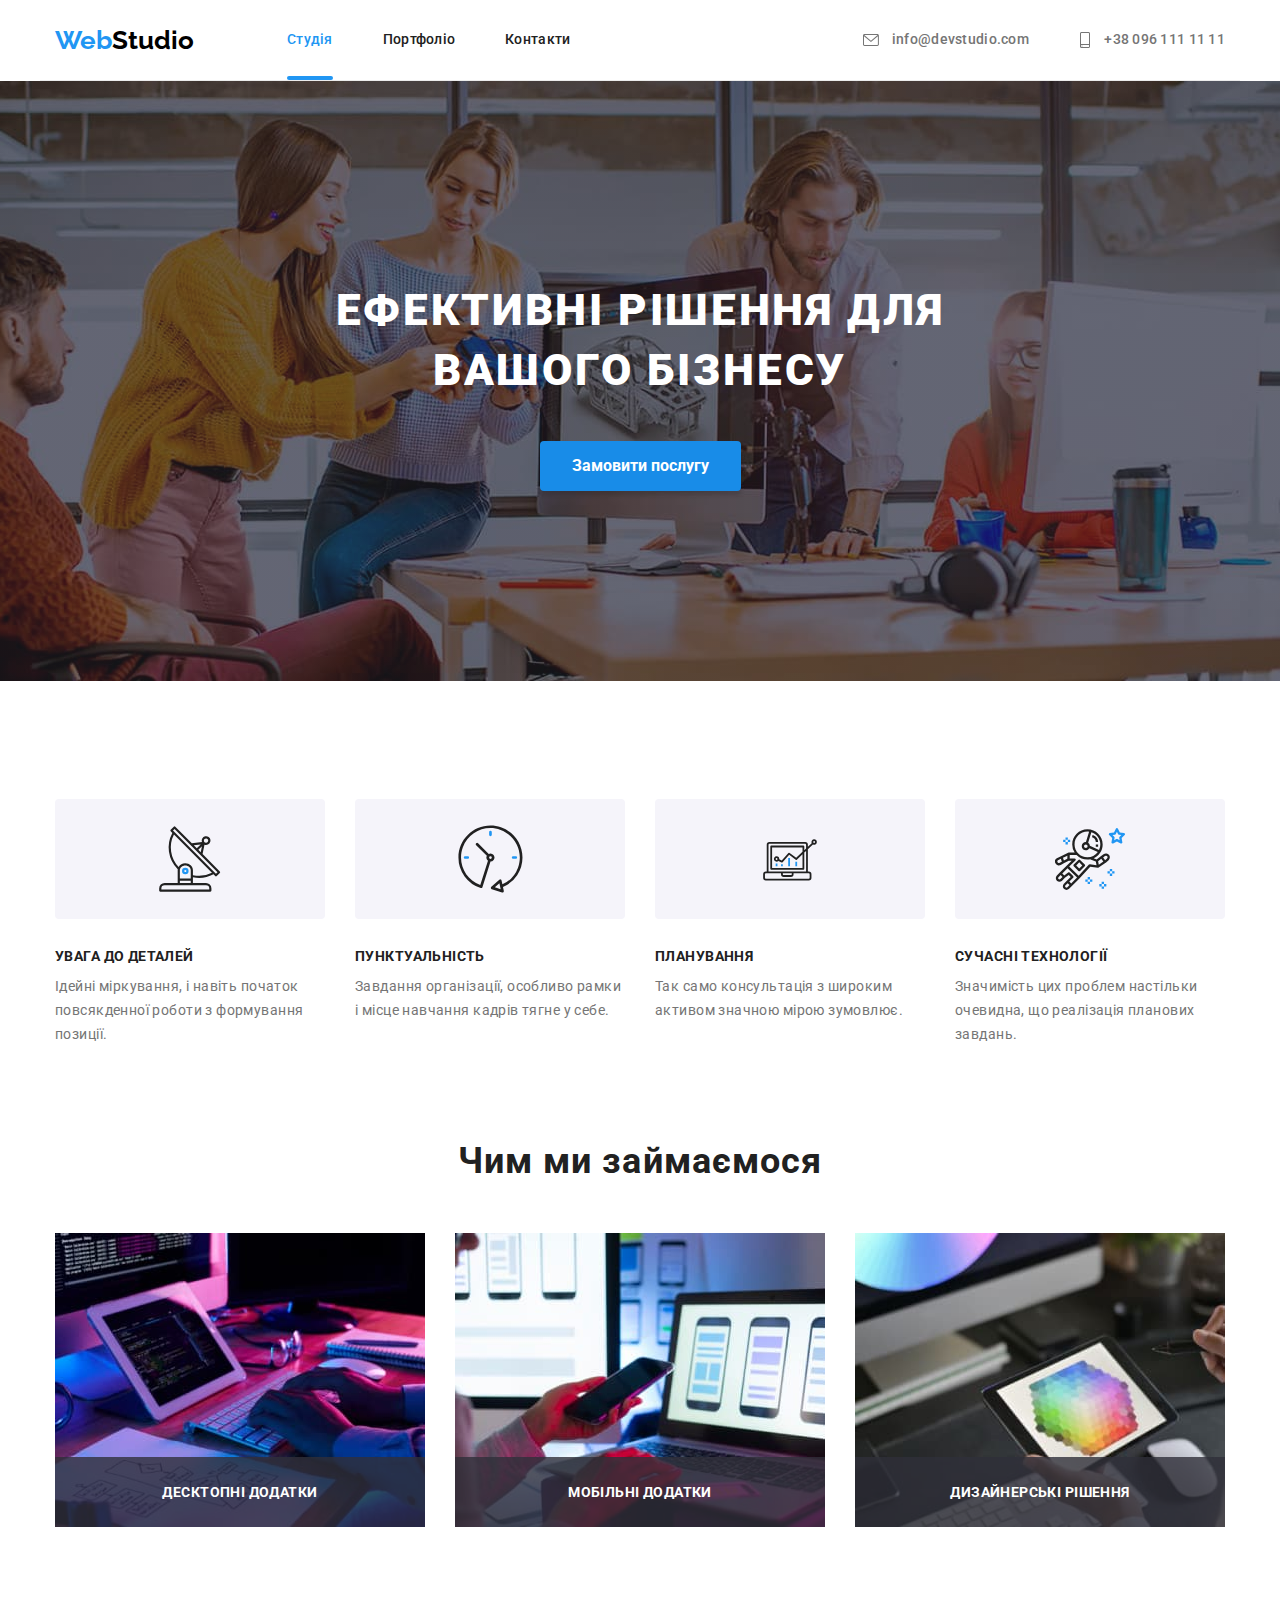
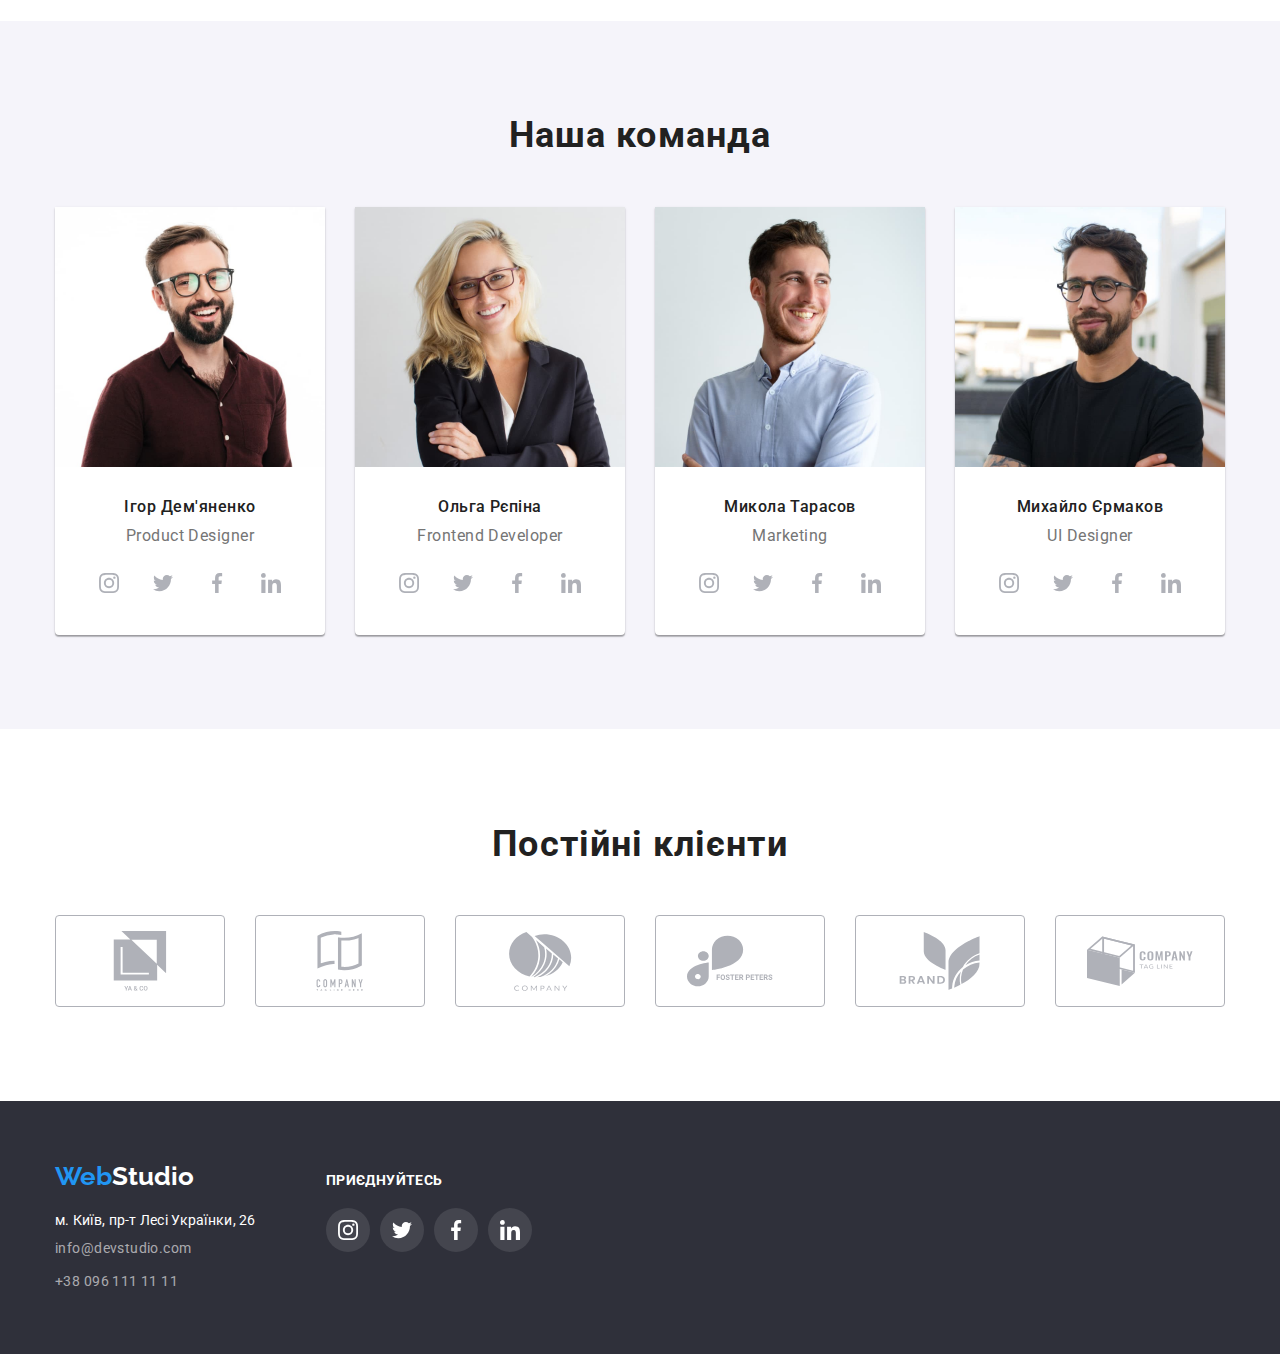
<file: index.html>
<!DOCTYPE html>
<html lang="uk">
  <head>
    <meta charset="UTF-8" />
    <meta name="viewport" content="width=device-width, initial-scale=1.0" />
    <link type="images/icons" sizes="96x96" rel="icon" href="/images/icons/icons8-keyshot-96.png" />
    <link rel="preconnect" href="https://fonts.googleapis.com" />
    <link rel="preconnect" href="https://fonts.gstatic.com" crossorigin />
    <link
      href="https://fonts.googleapis.com/css2?family=Raleway:wght@700&family=Roboto:wght@400;500;700;900&display=swap"
      rel="stylesheet"
    />
    <link
      rel="stylesheet"
      href="https://cdnjs.cloudflare.com/ajax/libs/modern-normalize/1.1.0/modern-normalize.min.css"
    />
    <link rel="stylesheet" href="./css/styles.css" />
    <title>Студія</title>
  </head>
  <body>
    <!-- Шапка -->
    <header>
      <div class="header-nav container">
        <!-- Main navigation -->
        <nav class="nav-menu">
          <a href="index.html" class="logo"><span class="logo-color">Web</span>Studio</a>
          <ul class="nav-list">
            <li class="item"><a href="./index.html" class="nav-link studio current">Студія</a></li>
            <li class="item"><a href="./portfolio.html" class="nav-link">Портфоліо</a></li>
            <li class="item"><a href="./index.html" class="nav-link">Контакти</a></li>
          </ul>
        </nav>
        <ul class="contacts-link">
          <li class="item">
            <a class="link" href="mailto:info@devstudio.com">
              <svg class="header-svg" width="16" height="12">
                <use class="header-icon" href="./images/icons.svg#icon-mail"></use>
              </svg>
              info@devstudio.com
            </a>
          </li>
          <li class="item">
            <a class="link" href="tel:+380961111111">
              <svg class="header-svg" width="12" height="16">
                <use class="header-icon" href="./images/icons.svg#icon-smartphone"></use>
              </svg>
              +38 096 111 11 11
            </a>
          </li>
        </ul>
      </div>
    </header>
    <!-- Основное -->
    <main>
      <!--Hero -->
      <section class="hero">
        <div class="container">
          <h1 class="hero-text">Ефективні рішення для вашого бізнесу</h1>
          <button data-open-modal class="button" type="button">Замовити послугу</button>
        </div>
      </section>
      <!--specials-->
      <section class="head-title1">
        <div class="container">
          <h2 class="hidden-h">Особливості</h2>
          <ul class="list list-specials">
            <li class="item">
              <div class="feature-item">
                <svg class="feature-svg" width="65.32" height="70">
                  <use href="./images/icons.svg#icon-antenna"></use>
                </svg>
              </div>
              <h3 class="title1">Увага до деталей</h3>

              <p class="p1-text">
                Ідейні міркування, і навіть початок повсякденної роботи з формування позиції.
              </p>
            </li>
            <li class="item">
              <div class="feature-item">
                <svg class="feature-svg" width="66.96" height="70">
                  <use href="./images/icons.svg#icon-clock"></use>
                </svg>
              </div>
              <h3 class="title1">Пунктуальність</h3>

              <p class="p1-text">
                Завдання організації, особливо рамки і місце навчання кадрів тягне у себе.
              </p>
            </li>
            <li class="item">
              <div class="feature-item">
                <svg class="feature-svg" width="70" height="53.69">
                  <use href="./images/icons.svg#icon-diagram"></use>
                </svg>
              </div>
              <h3 class="title1">Планування</h3>

              <p class="p1-text">Так само консультація з широким активом значною мірою зумовлює.</p>
            </li>
            <li class="item">
              <div class="feature-item">
                <svg class="feature-svg" width="70" height="70">
                  <use href="./images/icons.svg#icon-astronaut"></use>
                </svg>
              </div>
              <h3 class="title1">Сучасні технології</h3>

              <p class="p1-text">
                Значимість цих проблем настільки очевидна, що реалізація планових завдань.
              </p>
            </li>
          </ul>
        </div>
      </section>
      <!--Займаемося-->
      <section class="section2">
        <div class="container">
          <h2 class="h2-index">Чим ми займаємося</h2>
          <ul class="list list-works">
            <li class="item">
              <article class="position-element">
                <img src="images/box/box1.jpg" alt="Десктопні додатки" class="box" width="370" />
                <p class="position-text">Десктопні додатки</p>
              </article>
            </li>
            <li class="item">
              <article class="position-element">
                <img src="images/box/box2.jpg" alt="Мобільні додатки" class="box" width="370" />
                <p class="position-text">Мобільні додатки</p>
              </article>
            </li>
            <li class="item">
              <article class="position-element">
                <img src="images/box/box3.jpg" alt="Дизайнерські рішення" class="box" width="370" />
                <p class="position-text">Дизайнерські рішення</p>
              </article>
            </li>
          </ul>
        </div>
      </section>
      <!--us team-->
      <section class="team">
        <div class="container">
          <h2 class="h2-index">Наша команда</h2>
          <ul class="list list-human">
            <li class="item">
              <img
                src="images/team/team1.jpg"
                alt="Ігор Дем'яненко"
                class="photo"
                width="270"
                height="260"
              />
              <div class="format-text">
                <h3 class="title-human">Ігор Дем'яненко</h3>
                <p class="p2-text" lang="en">Product Designer</p>
                <ul class="team-social-list">
                  <li class="team-social-item">
                    <a class="team-social-link" href="">
                      <svg class="team-social-icon" width="20" height="20">
                        <use href="./images/icons.svg#icon-instagram"></use>
                      </svg>
                    </a>
                  </li>
                  <li class="team-social-item">
                    <a class="team-social-link" href="">
                      <svg class="team-social-icon" width="20" height="20">
                        <use href="./images/icons.svg#icon-twitter"></use>
                      </svg>
                    </a>
                  </li>
                  <li class="team-social-item">
                    <a class="team-social-link" href="">
                      <svg class="team-social-icon" width="20" height="20">
                        <use href="./images/icons.svg#icon-facebook"></use>
                      </svg>
                    </a>
                  </li>
                  <li class="team-social-item">
                    <a class="team-social-link" href="">
                      <svg class="team-social-icon" width="20" height="20">
                        <use href="./images/icons.svg#icon-linkedin"></use>
                      </svg>
                    </a>
                  </li>
                </ul>
              </div>
            </li>
            <li class="item">
              <img
                src="images/team/team2.jpg"
                alt="Ольга Рєпіна"
                class="photo"
                width="270"
                height="260"
              />
              <div class="format-text">
                <h3 class="title-human">Ольга Рєпіна</h3>
                <p class="p2-text" lang="en">Frontend Developer</p>
                <ul class="team-social-list">
                  <li class="team-social-item">
                    <a class="team-social-link" href="">
                      <svg class="team-social-icon" width="20" height="20">
                        <use href="./images/icons.svg#icon-instagram"></use>
                      </svg>
                    </a>
                  </li>
                  <li class="team-social-item">
                    <a class="team-social-link" href="">
                      <svg class="team-social-icon" width="20" height="20">
                        <use href="./images/icons.svg#icon-twitter"></use>
                      </svg>
                    </a>
                  </li>
                  <li class="team-social-item">
                    <a class="team-social-link" href="">
                      <svg class="team-social-icon" width="20" height="20">
                        <use href="./images/icons.svg#icon-facebook"></use>
                      </svg>
                    </a>
                  </li>
                  <li class="team-social-item">
                    <a class="team-social-link" href="">
                      <svg class="team-social-icon" width="20" height="20">
                        <use href="./images/icons.svg#icon-linkedin"></use>
                      </svg>
                    </a>
                  </li>
                </ul>
              </div>
            </li>
            <li class="item">
              <img
                src="images/team/team3.jpg"
                alt="Микола Тарасов"
                class="photo"
                width="270"
                height="260"
              />
              <div class="format-text">
                <h3 class="title-human">Микола Тарасов</h3>
                <p class="p2-text" lang="en">Marketing</p>
                <ul class="team-social-list">
                  <li class="team-social-item">
                    <a class="team-social-link" href="">
                      <svg class="team-social-icon" width="20" height="20">
                        <use href="./images/icons.svg#icon-instagram"></use>
                      </svg>
                    </a>
                  </li>
                  <li class="team-social-item">
                    <a class="team-social-link" href="">
                      <svg class="team-social-icon" width="20" height="20">
                        <use href="./images/icons.svg#icon-twitter"></use>
                      </svg>
                    </a>
                  </li>
                  <li class="team-social-item">
                    <a class="team-social-link" href="">
                      <svg class="team-social-icon" width="20" height="20">
                        <use href="./images/icons.svg#icon-facebook"></use>
                      </svg>
                    </a>
                  </li>
                  <li class="team-social-item">
                    <a class="team-social-link" href="">
                      <svg class="team-social-icon" width="20" height="20">
                        <use href="./images/icons.svg#icon-linkedin"></use>
                      </svg>
                    </a>
                  </li>
                </ul>
              </div>
            </li>
            <li class="item">
              <img
                src="images/team/team4.jpg"
                alt="Михайло Єрмаков"
                class="photo"
                width="270"
                height="260"
              />
              <div class="format-text">
                <h3 class="title-human">Михайло Єрмаков</h3>
                <p class="p2-text" lang="en">UI Designer</p>
                <ul class="team-social-list">
                  <li class="team-social-item">
                    <a class="team-social-link" href="">
                      <svg class="team-social-icon" width="20" height="20">
                        <use href="./images/icons.svg#icon-instagram"></use>
                      </svg>
                    </a>
                  </li>
                  <li class="team-social-item">
                    <a class="team-social-link" href="">
                      <svg class="team-social-icon" width="20" height="20">
                        <use href="./images/icons.svg#icon-twitter"></use>
                      </svg>
                    </a>
                  </li>
                  <li class="team-social-item">
                    <a class="team-social-link" href="">
                      <svg class="team-social-icon" width="20" height="20">
                        <use href="./images/icons.svg#icon-facebook"></use>
                      </svg>
                    </a>
                  </li>
                  <li class="team-social-item">
                    <a class="team-social-link" href="">
                      <svg class="team-social-icon" width="20" height="20">
                        <use href="./images/icons.svg#icon-linkedin"></use>
                      </svg>
                    </a>
                  </li>
                </ul>
              </div>
            </li>
          </ul>
        </div>
      </section>
      <!--Clients-->
      <section class="clients section">
        <div class="container">
          <h2 class="clients-title">Постійні клієнти</h2>
          <ul class="clients-list">
            <li class="clients-item">
              <a class="clients-link" href="#">
                <svg class="clients-icon" width="106" height="60">
                  <use href="./images/icons.svg#icon-client1"></use></svg></a>
            </li>
            <li class="clients-item">
              <a class="clients-link" href="#">
                <svg class="clients-icon" width="106" height="60">
                  <use href="./images/icons.svg#icon-client2"></use>
                  </svg></a>
            </li>
            <li class="clients-item">
              <a class="clients-link" href="#">
                <svg class="clients-icon" width="106" height="60">
                  <use href="./images/icons.svg#icon-client3"></use></svg></a>
            </li>
            <li class="clients-item">
              <a class="clients-link" href="#">
                <svg class="clients-icon" width="106" height="60">
                  <use href="./images/icons.svg#icon-client4"></use></svg></a>
            </li>
            <li class="clients-item">
              <a class="clients-link" href="#">
                <svg class="clients-icon" width="106" height="60">
                  <use href="./images/icons.svg#icon-client5"></use></svg></a>
            </li>
            <li class="clients-item">
              <a class="clients-link" href="#">
                <svg class="clients-icon" width="106" height="60">
                  <use href="./images/icons.svg#icon-client6"></use></svg></a>
            </li>
          </ul>
        </div>
      </section>
    </main>
    <!-- Подвал -->
    <footer class="footer">
      <!--Address-->
      <div class="container footer-conteiner">
        <div class="footer-pad">
          <a href="index.html" class="logo-footer logo" lang="en"
            ><span class="logo-color">Web</span><span class="logo-color2">Studio</span></a
          >
          <address class="address-font">
            <ul class="nodecor footer-flex">
              <li class="item">
                <a
                  href="https://goo.gl/maps/6Eq97cpLvWqihNQf9"
                  target="_blank"
                  rel="noopener noreferrer"
                  class="link contacts-address"
                  >м. Київ, пр-т Лесі Українки, 26</a
                >
              </li>
              <li class="item">
                <a href="mailto:binfo@devstudio.com" class="link contacts-footer"
                  >info@devstudio.com
                </a>
              </li>
              <li class="item">
                <a href="tel:+380961111111" class="link-footer contacts-footer"
                  >+38 096 111 11 11</a
                >
              </li>
            </ul>
          </address>
        </div>

        <div class="footer-social">
          <p class="footer-social-text">приєднуйтесь</p>
          <ul class="footer-social-list">
            <li class="footer-social-item">
              <a class="footer-social-link link" href="">
                <svg class="footer-social-icon" width="20" height="20">
                  <use href="./images/icons.svg#icon-instagram"></use>
                </svg>
              </a>
            </li>
            <li class="footer-social-item">
              <a class="footer-social-link link" href="">
                <svg class="footer-social-icon" width="20" height="20">
                  <use href="./images/icons.svg#icon-twitter"></use>
                </svg>
              </a>
            </li>
            <li class="footer-social-item">
              <a class="footer-social-link link" href="">
                <svg class="footer-social-icon" width="20" height="20">
                  <use href="./images/icons.svg#icon-facebook"></use>
                </svg>
              </a>
            </li>
            <li class="footer-soc-item">
              <a class="footer-social-link link" href="">
                <svg class="footer-social-icon" width="20" height="20">
                  <use href="./images/icons.svg#icon-linkedin"></use>
                </svg>
              </a>
            </li>
          </ul>
        </div>
      </div>
    </footer>

<!-- Modal Window-->
    <div data-modal class="backdrop is-hidden">
      <div class="modal">
        <button data-close-modal class="modal-button">
<svg class="header-svg1" width="20" height="20">
                <use class="modal-icon" href="./images/icons.svg#icon-close"></use>
              </svg>

        </button>
      
      </div>
    </div>
  <script src="./java/modal.js"></script>

  </body>
</html>
</file>
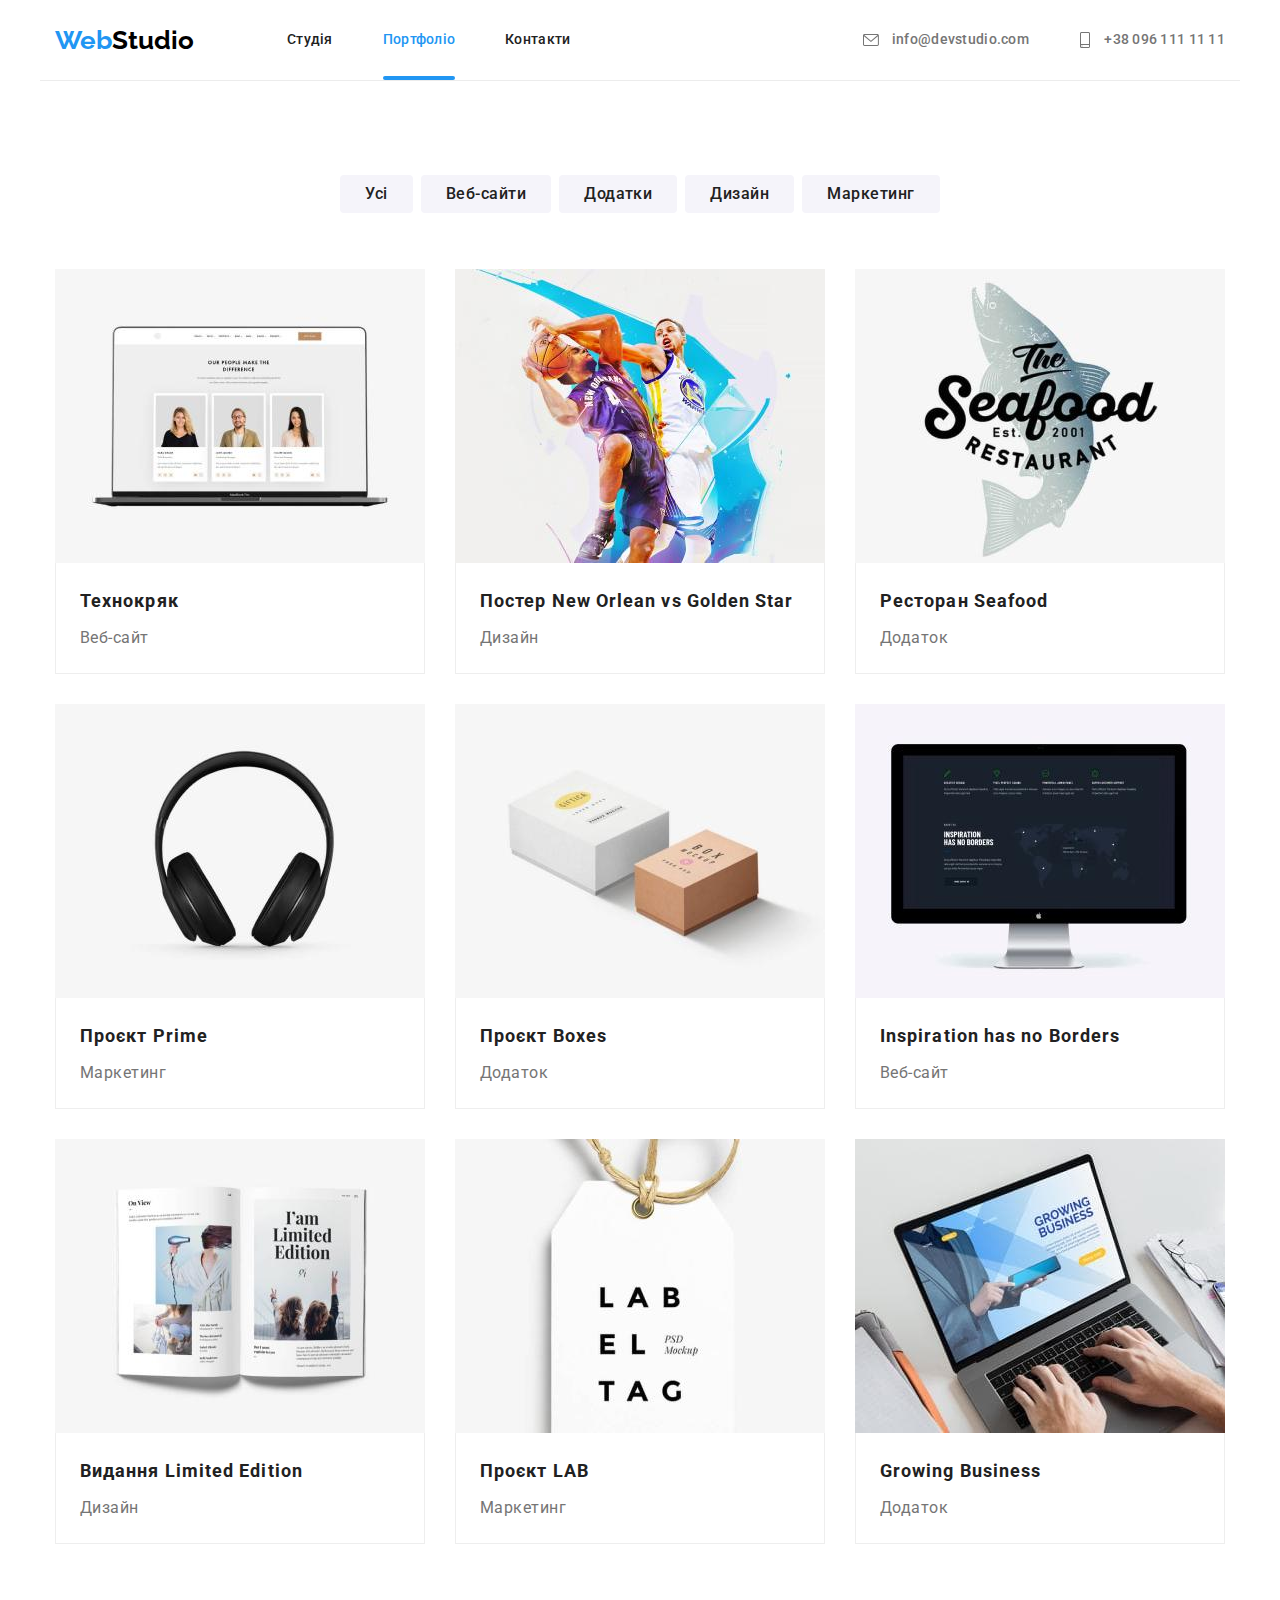
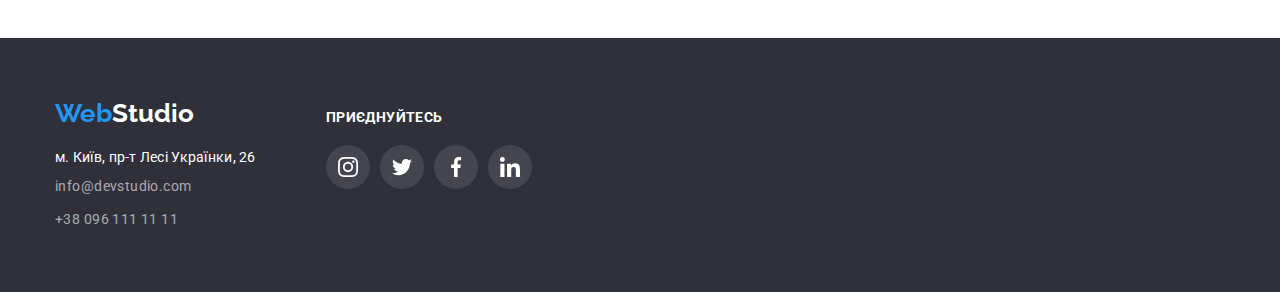
<file: portfolio.html>
<!DOCTYPE html>
<html lang="uk">
  <head>
    <meta charset="UTF-8" />
    <meta name="viewport" content="width=device-width, initial-scale=1.0" />
    <link type="images/icons" sizes="96x96" rel="icon" href="/images/icons/icons8-keyshot-96.png" />
    <link rel="preconnect" href="https://fonts.googleapis.com" />
    <link rel="preconnect" href="https://fonts.gstatic.com" crossorigin />
    <link
      href="https://fonts.googleapis.com/css2?family=Raleway:wght@700&family=Roboto:wght@400;500;700;900&display=swap"
      rel="stylesheet"
    />
    <link
      rel="stylesheet"
      href="https://cdnjs.cloudflare.com/ajax/libs/modern-normalize/1.1.0/modern-normalize.min.css"
    />
    <link rel="stylesheet" href="css/styles.css" />
    <title>Портфоліо</title>
  </head>
  <body>
    <header>
      <div class="header-nav container">
        <!-- Main navigation -->
        <nav class="nav-menu">
          <a href="index.html" class="logo"><span class="logo-color">Web</span>Studio</a>
          <ul class="nav-list">
            <li class="item"><a href="./index.html" class="nav-link">Студія</a></li>
            <li class="item">
              <a href="./portfolio.html" class="nav-link portfolio current">Портфоліо</a>
            </li>
            <li class="item"><a href="./index.html" class="nav-link">Контакти</a></li>
          </ul>
        </nav>
               <ul class="contacts-link">
          <li class="item">
            <a class="link" href="mailto:info@devstudio.com">
              <svg class="header-svg" width="16" height="12">
                  <use
                    class="header-icon"
                    href="./images/icons.svg#icon-mail"
                  ></use>
                </svg>
              info@devstudio.com </a>
          </li>
          <li class="item"><a class="link" href="tel:+380961111111">
                <svg class="header-svg" width="12" height="16">
                  <use
                    class="header-icon"
                    href="./images/icons.svg#icon-smartphone" 
                  ></use>
                </svg>
            +38 096 111 11 11 </a></li>
        </ul>
      </div>
    </header>
    <main>
      <!--Основное-->
      <section class="section-portfolio">
        <div class="container">
          <h1 hidden>Проекти</h1>
          <ul class="list list-buttons">
            <li class="item"><button class="button2 text-button" type="button">Усі</button></li>
            <li class="item">
              <button class="button2 text-button" type="button">Веб-сайти</button>
            </li>
            <li class="item"><button class="button2 text-button" type="button">Додатки</button></li>
            <li class="item"><button class="button2 text-button" type="button">Дизайн</button></li>
            <li class="item">
              <button class="button2 text-button" type="button">Маркетинг</button>
            </li>
          </ul>
          <h1 class="portfolio-h1" hidden>Приклади проєктів</h1>

          <ul class="flex-list-photos">
            <li class="item hover-position">
              <a class="list-photo" href=""
                >
                <div class="position-img">
                <img
                  src="images/page2/1.jpg"
                  alt="Технокряк"
                  class="photo"
                  width="370"
                  height="294"
                />
                <div class="position-portfolio">
                <p class="position-card-text">
                  Ресурс пропонує комплексні пропозиції з різним рівнем функціоналу та сервісів. Все це дозволить відвідувачу отримати вичерпні відомості про компанію чи приватну особу.
                </p>
               </div>
              </div>
                <div class="format-p3-text">
                  <h2 class="title-2">Технокряк</h2>
                  <p class="p3-text">Веб-сайт</p>
                </div>
              </a>
            </li>
            <li class="item hover-position">
              <a class="list-photo" href=""
                >
                <div class="position-img">
                <img
                  src="images/page2/2.jpg"
                  alt="Постер New Orlean vs Golden Star"
                  class="photo"
                  width="370"
                  height="294"
                />
                <div class="position-portfolio">
                <p class="position-card-text">
                  Ресурс пропонує комплексні пропозиції з різним рівнем функціоналу та сервісів. Все це дозволить відвідувачу отримати вичерпні відомості про компанію чи приватну особу.
                </p>
               </div>
              </div>
                <div class="format-p3-text">
                  <h2 class="title-2">Постер New Orlean vs Golden Star</h2>
                  <p class="p3-text">Дизайн</p>
                </div></a
              >
            </li>
            <li class="item hover-position">
              <a class="list-photo" href=""
                >
                <div class="position-img">
                <img
                  src="images/page2/3.jpg"
                  alt="Ресторан Seafood"
                  class="photo"
                  width="370"
                  height="294"
                />
                <div class="position-portfolio">
                <p class="position-card-text">
                  Ресурс пропонує комплексні пропозиції з різним рівнем функціоналу та сервісів. Все це дозволить відвідувачу отримати вичерпні відомості про компанію чи приватну особу.
                </p>
               </div>
              </div>
                <div class="format-p3-text">
                  <h2 class="title-2">Ресторан Seafood</h2>
                  <p class="p3-text">Додаток</p>
                </div></a
              >
            </li>
            <li class="item hover-position">
              <a class="list-photo" href=""
                >
                <div class="position-img">
                <img
                  src="images/page2/4.jpg"
                  alt="Проєкт Prime"
                  class="photo"
                  width="370"
                  height="294"
                />
                <div class="position-portfolio">
                <p class="position-card-text">
                  Ресурс пропонує комплексні пропозиції з різним рівнем функціоналу та сервісів. Все це дозволить відвідувачу отримати вичерпні відомості про компанію чи приватну особу.
                </p>
               </div>
              </div>
                <div class="format-p3-text">
                  <h2 class="title-2">Проєкт Prime</h2>
                  <p class="p3-text">Маркетинг</p>
                </div></a
              >
            </li>
            <li class="item hover-position">
              <a class="list-photo" href=""
                >
                <div class="position-img">
                <img
                  src="images/page2/5.jpg"
                  alt="Проєкт Boxes"
                  class="photo"
                  width="370"
                  height="294"
                />
                <div class="position-portfolio">
                <p class="position-card-text">
                  Ресурс пропонує комплексні пропозиції з різним рівнем функціоналу та сервісів. Все це дозволить відвідувачу отримати вичерпні відомості про компанію чи приватну особу.
                </p>
               </div>
              </div>
                <div class="format-p3-text">
                  <h2 class="title-2">Проєкт Boxes</h2>
                  <p class="p3-text">Додаток</p>
                </div></a
              >
            </li>

            <li class="item hover-position">
              
              <a class="list-photo" href=""
                >
                <div class="position-img">
                <img
                  src="images/page2/6.jpg"
                  alt="Inspiration has no Borders"
                  class="photo"
                  width="370"
                  height="294"
                />
                <div class="position-portfolio">
                <p class="position-card-text">
                  Ресурс пропонує комплексні пропозиції з різним рівнем функціоналу та сервісів. Все це дозволить відвідувачу отримати вичерпні відомості про компанію чи приватну особу.
                </p>
               </div>
              </div>
                <div class="format-p3-text">
                  <h2 class="title-2">Inspiration has no Borders</h2>
                  <p class="p3-text">Веб-сайт</p>
                </div></a
              >
            </li>
            <li class="item hover-position">
          
              <a class="list-photo" href=""
                >
                <div class="position-img">
                <img
                  src="images/page2/7.jpg"
                  alt="Видання Limited Edition"
                  class="photo"
                  width="370"
                  height="294"
                />
                <div class="position-portfolio">
                <p class="position-card-text">
                  Ресурс пропонує комплексні пропозиції з різним рівнем функціоналу та сервісів. Все це дозволить відвідувачу отримати вичерпні відомості про компанію чи приватну особу.
                </p>
               </div>
              </div>
                <div class="format-p3-text">
                  <h2 class="title-2">Видання Limited Edition</h2>
                  <p class="p3-text">Дизайн</p>
                </div></a
              >
            </li>
            <li class="item hover-position">
              
              <a class="list-photo" href=""
                >
                <div class="position-img">
                <img
                  src="images/page2/8.jpg"
                  alt="Проєкт LAB"
                  class="photo"
                  width="370"
                  height="294"
                />
                <div class="position-portfolio">
                <p class="position-card-text">
                  Ресурс пропонує комплексні пропозиції з різним рівнем функціоналу та сервісів. Все це дозволить відвідувачу отримати вичерпні відомості про компанію чи приватну особу.
                </p>
               </div>
              </div>
                <div class="format-p3-text">
                  <h2 class="title-2">Проєкт LAB</h2>
                  <p class="p3-text">Маркетинг</p>
                </div></a
              >
            </li>
            <li class="item hover-position">
              
              <a class="list-photo" href=""
                >
                <div class="position-img">
                <img
                  src="images/page2/9.jpg"
                  alt="Growing Business"
                  class="photo"
                  width="370"
                  height="294"
                />
                <div class="position-portfolio">
                <p class="position-card-text">
                  Ресурс пропонує комплексні пропозиції з різним рівнем функціоналу та сервісів. Все це дозволить відвідувачу отримати вичерпні відомості про компанію чи приватну особу.
                </p>
               </div>
              </div>
                <div class="format-p3-text">
                  <h2 class="title-2">Growing Business</h2>
                  <p class="p3-text">Додаток</p>
                </div></a
              >
            </li>
          </ul>
        </div>
      </section>
    </main>

        <!-- Подвал -->
    <footer class="footer">
      <!--Address-->
      <div class="container footer-conteiner">
        <div class="footer-pad">
          <a href="index.html" class="logo-footer logo" lang="en"
            ><span class="logo-color">Web</span><span class="logo-color2">Studio</span></a
          >
          <address class="address-font">
            <ul class="nodecor footer-flex">
              <li class="item">
                <a
                  href="https://goo.gl/maps/6Eq97cpLvWqihNQf9"
                  target="_blank"
                  rel="noopener noreferrer"
                  class="link contacts-address"
                  >м. Київ, пр-т Лесі Українки, 26</a
                >
              </li>
              <li class="item">
                <a href="mailto:binfo@devstudio.com" class="link contacts-footer"
                  >info@devstudio.com
                </a>
              </li>
              <li class="item">
                <a href="tel:+380961111111" class="link-footer contacts-footer"
                  >+38 096 111 11 11</a
                >
              </li>
            </ul>
          </address>
        </div>

 <div class="footer-social">
          <p class="footer-social-text">приєднуйтесь</p>
          <ul class="footer-social-list">
            <li class="footer-social-item">
              <a class="footer-social-link link" href="">
                <svg class="footer-social-icon" width="20" height="20">
                  <use href="./images/icons.svg#icon-instagram"></use>
                </svg>
              </a>
            </li>
            <li class="footer-social-item">
              <a class="footer-social-link link" href="">
                <svg class="footer-social-icon" width="20" height="20">
                  <use href="./images/icons.svg#icon-twitter"></use>
                </svg>
              </a>
            </li>
            <li class="footer-social-item">
              <a class="footer-social-link link" href="">
                <svg class="footer-social-icon" width="20" height="20">
                  <use href="./images/icons.svg#icon-facebook"></use>
                </svg>
              </a>
            </li>
            <li class="footer-soc-item">
              <a class="footer-social-link link" href="">
                <svg class="footer-social-icon" width="20" height="20">
                  <use href="./images/icons.svg#icon-linkedin"></use>
                </svg>
              </a>
            </li>
          </ul>
        </div>

      </div>
    </footer>
  </body>
</html>
</file>
<file: css/styles.css>
:root {
  --brand-body: #757575;
  --brand-blue: #2196f3;
  --brand-black: #212121;
  --brand-white: #ffffff;
  --button-main-color: #188ce8;
  --brand-background: #2f303a;
  --brand-background2: #f5f4fa;
  --brand-logo: #000000;
  --brand-color-border: #eeeeee;
  --color-border-grey: #afb1b8;
  --brand-footer: rgba(255, 255, 255, 0.6);
  --hero-background-fon: rgba(47, 48, 58, 0.4);
  --background-position: rgba(47, 48, 58, 0.8);
  --background-position-portfolio: rgba(33, 150, 243, 0.9);
  --timing-function: cubic-bezier(0.4, 0, 0.2, 1);
}

/* Убираем маркеры */
ul,
li {
  margin: 0;
  padding: 0;
  list-style: none;
}

/* Reset margin */
a,
h1,
h2,
h3,
p {
  margin: 0;
}

.studio.current,
.portfolio.current,
.contacts.current {
  color: var(--brand-blue);
}

img {
  display: block;
  width: 100%;
  height: auto;
}

body,
.link-footer {
  font-family: 'Roboto', sans-serif;
  color: var(--brand-body);
  font-size: 14px;
  font-weight: 400;
}
/* Общий */
.container {
  padding-left: 15px;
  padding-right: 15px;
  width: 1200px;
  margin: 0 auto;
  /* outline: 2px solid black; */
}
/* Logo */
.logo {
  font-family: raleway;
  color: var(--brand-logo);
  font-weight: 700;
  font-size: 26px;
  line-height: 1.19;
}
/* Two Color Logo */
.logo-color {
  color: var(--brand-blue);
}
.logo-color2 {
  color: var(--brand-white);
  margin-bottom: 10px;
}
/* Menu flex-block */
.nav-menu {
  display: flex;
  align-items: center;
}

.header-nav {
  border-bottom: 1px solid #ececec;
  display: flex;
}

.nav-list {
  display: flex;
  margin-left: 93px;
}
.nav-list .item:not(:last-child) {
  margin-right: 50px;
}

/* Header Navigation */
.nav-link {
  display: block;
  padding-top: 32px;
  padding-bottom: 32px;
  color: var(--brand-black);
  font-weight: 500;
  font-size: 14px;
  line-height: 1.1;
  letter-spacing: 0.02em;
  position: relative;
}
/* Contacts header */
.contacts-link {
  display: flex;
  margin-left: auto;
}
.contacts-link .item + .item {
  margin-left: 50px;
}

.contacts-link .link {
  display: block;
  padding-top: 32px;
  padding-bottom: 32px;
  align-items: center;
}

.link,
.link-footer {
  color: var(--brand-body);
  font-weight: 500;
  font-size: 14px;
  line-height: 1.1;
  letter-spacing: 0.02em;
}
/* Delete no line */
.nav-link,
.link,
.logo,
.link-footer,
.list-photo {
  text-decoration: none;
}

/* menu highlighting */
.header-icon:hover,
.link:hover,
.link:focus,
.nav-link:hover,
.nav-link:focus {
  color: var(--brand-blue);
  fill: var(--brand-blue);
}
/* Hero site */
.hero {
  background-color: var(--brand-background);
  background-image: linear-gradient(
      to right,
      var(--hero-background-fon),
      var(--hero-background-fon)
    ),
    url(../images/hero.jpg);
  padding-top: 200px;
  padding-bottom: 200px;
  text-align: center;
  max-width: 1600px;
  height: 600px;
  margin-left: auto;
  margin-right: auto;
  background-position: center;
  background-repeat: no-repeat;
  background-size: cover;
}
.hero-text {
  color: var(--brand-white);
  font-weight: 900;
  font-size: 44px;
  line-height: 1.36;
  letter-spacing: 0.06em;
  text-transform: uppercase;
  margin-left: auto;
  margin-right: auto;
  margin-top: 0px;
  margin-bottom: 40px;
  width: 696px;
  text-align: center;
}
/* Button */
.button {
  display: inline-block;
  font-weight: 700;
  font-size: 16px;
  line-height: 1.875;
  padding: 10px 32px;
  color: var(--brand-white);
  background-color: var(--button-main-color);
  box-shadow: 0px 4px 4px rgba(0, 0, 0, 0.15);
  border-radius: 4px;
  border: none;
  transition: background-color 250ms var(--timing-function);
}

button:hover,
button:focus {
  cursor: pointer;
  background: var(--brand-blue);
}

/* Button Portfolio html */
.text-button {
  text-align: center;
  color: var(--brand-black);
  font-weight: 500;
  font-size: 16px;
  line-height: 1.625;
}
.button2 {
  background: var(--brand-background2);
  color: var(--brand-black);
  letter-spacing: 0.03em;
  border-radius: 4px;
  border: none;
  padding: 6px 25px 6px 25px;
  text-align: center;
  transition-property: background-color, color, box-shadow;
  transition-duration: 250ms;
  transition-timing-function: var(--timing-function);
  
}

.button2:hover {
  color: var(--brand-white);
  cursor: pointer;
  box-shadow: 0px 3px 1px rgba(0, 0, 0, 0.1), 0px 1px 2px rgba(0, 0, 0, 0.08),
    0px 2px 2px rgba(0, 0, 0, 0.12);
  border-radius: 4px;
}

.button2:focus {
  color: var(--brand-white);
}

.section2 {
  padding-bottom: 94px;
}

/* Prtfolio flex block */
.list-buttons {
  display: flex;
  justify-content: center;
  margin-bottom: 56px;
}
/* Отступы конопок портфолио */
.list-buttons .item:not(:first-child) {
  margin-left: 8px;
}

.flex-list-photos {
  display: flex;
  flex-wrap: wrap;
  margin-right: -30px;
  /* background-color: darkorchid; */
}

.flex-list-photos .item {
  /* flex-basis: calc((100% - 30px) / 4); */
  margin-right: 30px;
  margin-bottom: 30px;
  /* background-color: tomato; */
}

.flex-list-photos .item:nth-child(3n) {
  margin-right: 0;
}

.flex-list-photos .item:nth-last-child(-n + 3) {
  margin-bottom: 0;
}

.list-photo {
  display: block;
}

.list-photo:hover,
.list-photo:focus {
  box-shadow: 0px 1px 1px rgba(0, 0, 0, 0.12), 0px 4px 4px rgba(0, 0, 0, 0.06),
    1px 4px 6px rgba(0, 0, 0, 0.16);
}

.section-portfolio {
  padding-top: 94px;
  padding-bottom: 94px;
}

/* All H2 font-color index.html*/
.h2-index {
  color: var(--brand-black);
  font-weight: 700;
  font-size: 36px;
  line-height: 1.16;
  letter-spacing: 0.03em;
  margin-bottom: 50px;
  text-align: center;
}

.head-title1 {
  padding-top: 94px;
  padding-bottom: 94px;
}
.list-specials,
.list-works,
.list-human {
  display: flex;
}

.list-specials .item {
  width: 270px;
}

.list-specials .item:not(:last-child) {
  margin-right: 30px;
}

.list-works .item:not(:last-child),
.list-human .item:not(:last-child),
.clients-list .item:not(:last-child) {
  margin-right: 30px;
}

/* .list-human .item:not(:last-child) {
  margin-right: 30px;
} */

.list-human .item .photo {
  margin-bottom: 0px;
}

.list-human .item {
  background-color: var(--brand-white);
  box-shadow: 0px 1px 3px rgba(0, 0, 0, 0.12), 0px 1px 1px rgba(0, 0, 0, 0.14),
    0px 2px 1px rgba(0, 0, 0, 0.2);
  border-radius: 0px 0px 4px 4px;
}

.title1 {
  color: var(--brand-black);
  font-weight: 700;
  font-size: 14px;
  line-height: 1.14;
  letter-spacing: 0.03em;
  text-transform: uppercase;
  margin-bottom: 10px;
}
/* text p1 */
.p1-text {
  line-height: 1.714;
  letter-spacing: 0.03em;
  text-align: left;
}

/* Us team */
.team {
  padding-top: 94px;
  padding-bottom: 94px;
  background-color: var(--brand-background2);
}

.title-human {
  color: var(--brand-black);
  font-weight: 500;
  font-size: 16px;
  line-height: 1.187;
  letter-spacing: 0.03em;
  margin-bottom: 10px;
}
/* text p2 index*/
.p2-text {
  font-size: 16px;
  line-height: 1.187;
  letter-spacing: 0.03em;
}

/* .p2-text:last-child {
  margin-bottom: 0px;
} */

/* Photo cards */
.format-text {
  padding-top: 30px;
  padding-bottom: 30px;
  text-align: center;
}

/* Photo cards Portfoli*/
.format-p3-text {
  padding: 20px 24px;
  text-align: left;
  /* border: 1px solid #eeeeee; */
  border: 1px solid var(--brand-color-border);
  border-top: none;
}

/* H3 text site-Portfolio */
.title-2 {
  margin-bottom: 4px;
  font-weight: 700;
  font-size: 18px;
  line-height: 2;
  letter-spacing: 0.06em;
  color: var(--brand-black);
}

/* text p site-Portfolio */
.p3-text {
  font-size: 16px;
  line-height: 1.875;
  letter-spacing: 0.03em;
  color: var(--brand-body);
}

.footer {
  padding-top: 60px;
  padding-bottom: 60px;
  background: var(--brand-background);
}

.address-font {
  font-style: normal;
}

.contacts-footer {
  font-weight: inherit;
  line-height: 1.71;
  letter-spacing: 0.03em;
  color: var(--brand-footer);
  margin-bottom: 9px;
}

.contacts-address {
  color: var(--brand-white);
  font-weight: inherit;
}

.contacts-footer:hover,
.contacts-footer:focus {
  color: var(--brand-blue);
}

.logo-footer {
  display: block;
  margin-bottom: 20px;
}
/* .list {
  display: inline-flex;
} */

.footer .container {
  display: flex;
  align-items: baseline;
}

.footer-pad {
  margin-right: 70px;
}

.footer-flex {
  display: block;
}

.footer-flex .item:not(:last-child) {
  margin-bottom: 9px;
}

/* --SVG--Social links team, footer */

.team-social-list {
  display: flex;
  justify-content: center;
  margin-top: 16px;
}

.team-social-link {
  display: flex;
  justify-content: center;
  align-items: center;
  width: 44px;
  height: 44px;
  border-radius: 50%;
  background-color: var(--brand-white);
  fill: var(--color-border-grey);
  transition-property: background-color, fill;
  transition-duration: 250ms;
  transition-timing-function: var(--timing-function);
}

.team-social-item:not(:last-child) {
  margin-right: 10px;
}

.team-social-link:focus,
.team-social-link:hover {
  fill: var(--brand-white);
  background-color: var(--button-main-color);
}

.footer-social {
  display: block;
  /* background-color: tomato; */
  width: 300px;
}

.footer-social-text {
  font-weight: 700;
  font-size: 14px;
  line-height: 16px;
  letter-spacing: 0.03em;
  text-transform: uppercase;
  color: var(--brand-white);
  margin-bottom: 20px;
}

.footer-social-list {
  display: flex;
  margin-top: 20px;
}

.footer-social-link {
  display: flex;
  justify-content: center;
  align-items: center;
  width: 44px;
  height: 44px;
  border-radius: 50%;
  background-color: rgba(255, 255, 255, 0.1);
  transition-property: background-color;
  transition-duration: 250ms;
  transition-timing-function: var(--timing-function);
}

.footer-social-item:not(:last-child) {
  margin-right: 10px;
}

.footer-social-link:hover,
.footer-social-link:focus {
  background-color: var(--brand-blue);
}

.footer-social-icon {
  fill: var(--brand-white);
}

/* ---SVG Clients block --- */

.clients-title {
  font-weight: 700;
  font-size: 36px;
  line-height: 42px;
  text-align: center;
  letter-spacing: 0.03em;
  color: var(--brand-black);
  margin-bottom: 50px;
}

.clients-list {
  display: flex;
}

.clients-link {
  display: flex;
  align-items: center;
  border: 1px solid var(--color-border-grey);
  border-radius: 4px;
  height: 92px;
  width: 170px;
  justify-content: center;
  fill: var(--color-border-grey);
  transition-property: border fill;
  transition-duration: 250ms;
  transition-timing-function: var(--timing-function);
}

.clients-item:not(:last-child) {
  margin-right: 30px;
}

.clients {
  padding-top: 94px;
  padding-bottom: 94px;
}

.clients-link:hover,
.clients-icon:hover {
  fill: var(--brand-blue);
}

.clients-link:hover {
  border: 1px solid var(--brand-blue);
}

.clients-icon:focus,
.clients-link:focus {
  fill: var(--brand-blue);
  border: 1px solid var(--brand-blue);
}

/* --SVG chapter - Особлиості */

.feature-item {
  display: flex;
  align-items: center;
  justify-content: center;
  height: 120px;
  width: 270px;
  margin-bottom: 30px;
  background-color: var(--brand-background2);
  border-radius: 4px;
}
.feature-item .item:not(:last-child) {
  margin-right: 30px;
}

/* SVG Header icon */

.header-svg {
  fill: currentColor;
  margin-right: 10px;
  vertical-align: middle;
  align-items: center;
}

/* === Position elements === */

.position-text {
  font-weight: 700;
  font-size: 14px;
  line-height: calc(16 / 14);
  text-align: center;
  letter-spacing: 0.03em;
  text-transform: uppercase;
  color: var(--brand-white);
}

.position-element {
  position: relative;
}

.position-element p {
  justify-content: center;
  align-items: center;
  background: var(--background-position);
  width: 100%;
  height: 70px;
  display: flex;
  position: absolute;
  bottom: 0;
  right: 0;
}

.nav-link::after {
  content: '';
  display: block;
  width: 100%;
  height: 4px;
  background-color: var(--brand-blue);
  position: absolute;
  bottom: 0;
  border-radius: 2px;
  opacity: 0;
}

.nav-link.current::after {
  opacity: 1;
}

.position-card-text {
  font-weight: 400;
  font-size: 18px;
  line-height: calc(28 / 18);
  letter-spacing: 0.03em;
  color: var(--brand-white);
}

.position-img {
  position: relative;
  overflow: hidden;
}

.position-portfolio {
  /* border: 1px solid red; */
  justify-content: center;
  align-items: center;
  background: var(--background-position-portfolio);
  width: 100%;
  height: 100%;
  display: block;
  position: absolute;
  bottom: 0;
  padding: 63px 24px;
  transform: translateY(101%);
  transition: transform 250ms var(--timing-function);
}

.hover-position:hover .position-portfolio {
  transform: translateY(0%);
}
/* Modal windows */

.backdrop {
  position: fixed;
  top: 0;
  left: 0;
  width: 100%;
  height: 100%;
  background-color: rgba(0, 0, 0, 0.2);
  transition: opacity 250ms var(--timing-function);
  opacity: 1;
}

.backdrop.is-hidden {
  opacity: 0;
  pointer-events: none;
}

.backdrop.is-hidden .modal {
  transform: translate(-50%, -70%) scale(1.1);
}

.modal {
  /* padding: 15px; */
  position: absolute;
  left: 50%;
  top: 50%;
  min-width: 528px;
  min-height: 581px;
  background: var(--brand-white);
  transform: translate(-50%, -50%) scale(1);
  box-shadow: 0px 1px 3px rgba(0, 0, 0, 0.12), 0px 1px 1px rgba(0, 0, 0, 0.14),
    0px 2px 1px rgba(0, 0, 0, 0.2);
  border-radius: 4px;
  transition: transform 250ms var(--timing-function);
}

.modal .modal-button {
  position: absolute;
  display: inline-flex;
  width: 30px;
  height: 30px;
  border-radius: 50%;
  text-decoration: none;
  justify-content: center;
  align-items: center;
  top: 8px;
  right: 8px;
  border: 1px solid rgba(0, 0, 0, 0.1);
  background-color: var(--brand-white);
  fill: var(--brand-logo);
   transition: fill 250ms var(--timing-function);
}

.modal-button:hover .modal-icon,
.modal-button:focus .modal-icon {
  fill: var(--brand-blue);
}

.hidden-h {
  visibility: hidden;
}

.contact-address,
.contacts-footer,
.nav-link,
.contacts-link  .link,
.contacts-address {
  transition: color 250ms var(--timing-function);
}
</file>
